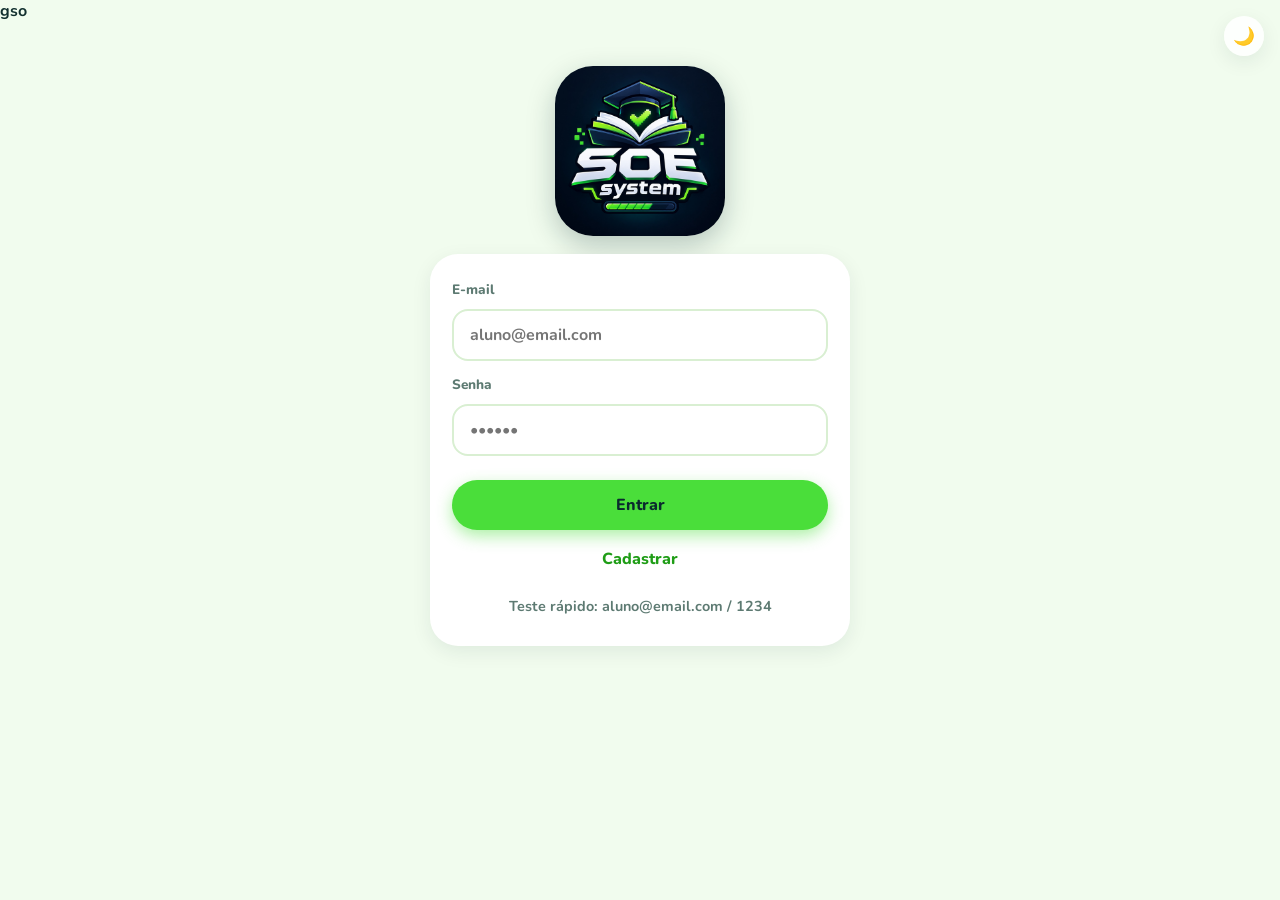
<file: SoeVerFinal/index.html>
gso<!DOCTYPE html>
<html lang="pt-BR">
<head>
<meta charset="UTF-8">
<meta name="viewport" content="width=device-width, initial-scale=1">
<title>SOE System - Login</title>
<link rel="preconnect" href="https://fonts.googleapis.com">
<link href="https://fonts.googleapis.com/css2?family=Nunito:wght@700;800&display=swap" rel="stylesheet">
<link rel="stylesheet" href="style.css">
<script src="script.js" defer></script>
</head>
<body data-p="login">
<div class="pagina">

<main class="conteudo">
<img class="logo" src="logo.png" alt="SOE System">
<form id="form-login" class="form">
<label for="login-email">E-mail</label><input type="email" id="login-email" placeholder="aluno@email.com" required>
<label for="login-senha">Senha</label><input type="password" id="login-senha" placeholder="••••••" required>
<button type="submit" class="botao">Entrar</button>
<a class="link-centro" href="cadastro.html">Cadastrar</a>
<p class="dica">Teste rápido: aluno@email.com / 1234</p>
</form>
</main>
</div>
</body>
</html>
</file>
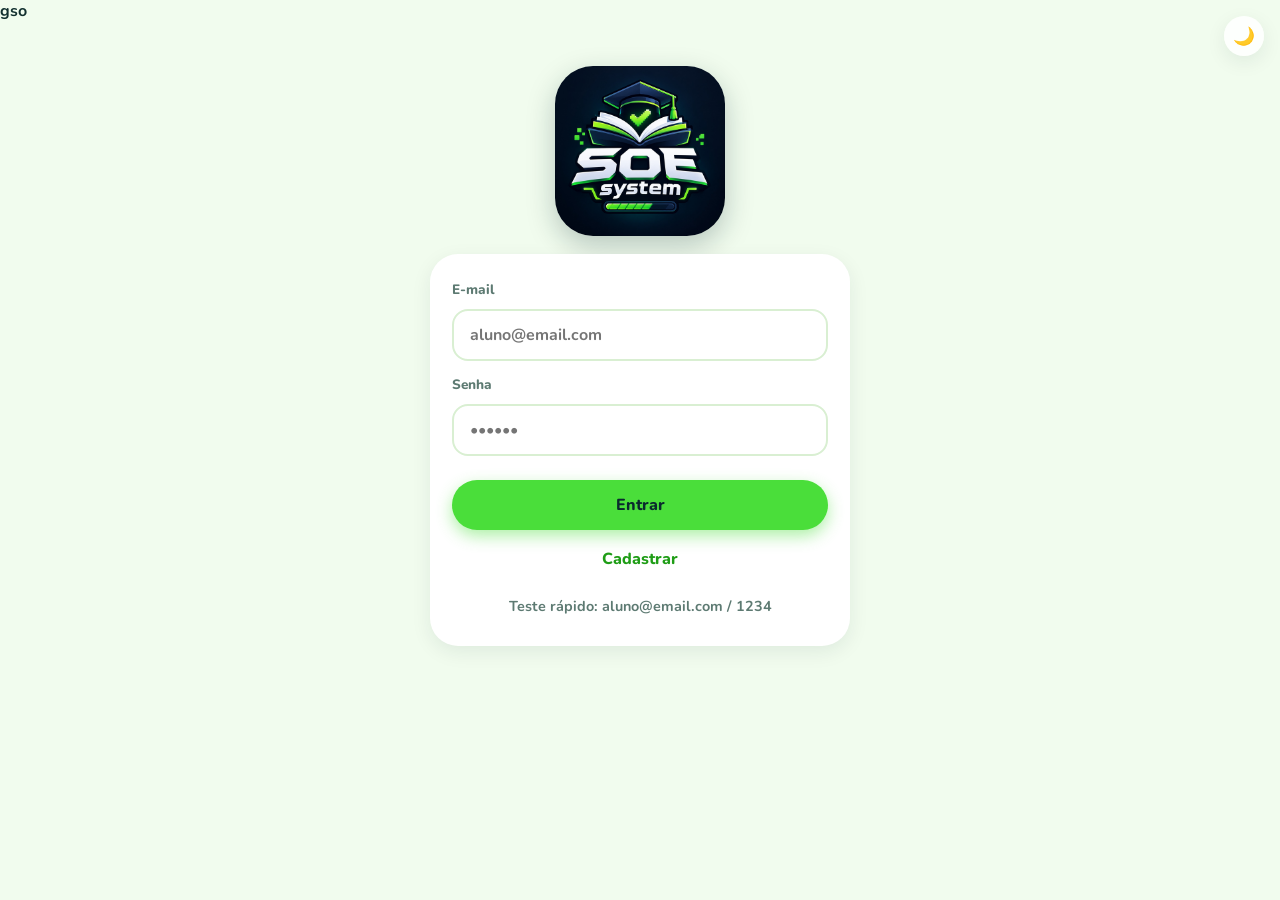
<file: SoeVerFinal/atividade.html>
<!DOCTYPE html>
<html lang="pt-BR">
<head>
<meta charset="UTF-8">
<meta name="viewport" content="width=device-width, initial-scale=1">
<title>SOE System - Nova atividade</title>
<link rel="preconnect" href="https://fonts.googleapis.com">
<link href="https://fonts.googleapis.com/css2?family=Nunito:wght@700;800&display=swap" rel="stylesheet">
<link rel="stylesheet" href="style.css">
<script src="script.js" defer></script>
</head>
<body data-p="atividade">
<div class="pagina">
<header class="barra-topo"><a class="voltar" href="menu.html" >Voltar</a><span class="mini-logo">SOE</span></header><h1 class="faixa-titulo">Nova atividade</h1>
<main class="conteudo">
<form id="form-atividade" class="form">
<label for="a-tipo">Tipo</label><select id="a-tipo"><option>Tarefa</option><option>Trabalho</option><option>Prova</option></select>
<label for="a-titulo">Título</label><input type="text" id="a-titulo" placeholder="Digite o título" required>
<label for="a-disc">Disciplina</label><select id="a-disc"></select>
<label for="a-prazo">Prazo</label><input type="date" id="a-prazo" required>
<button type="submit" class="botao pequeno">Salvar</button>
</form>
</main>
</div>
</body>
</html>
</file>
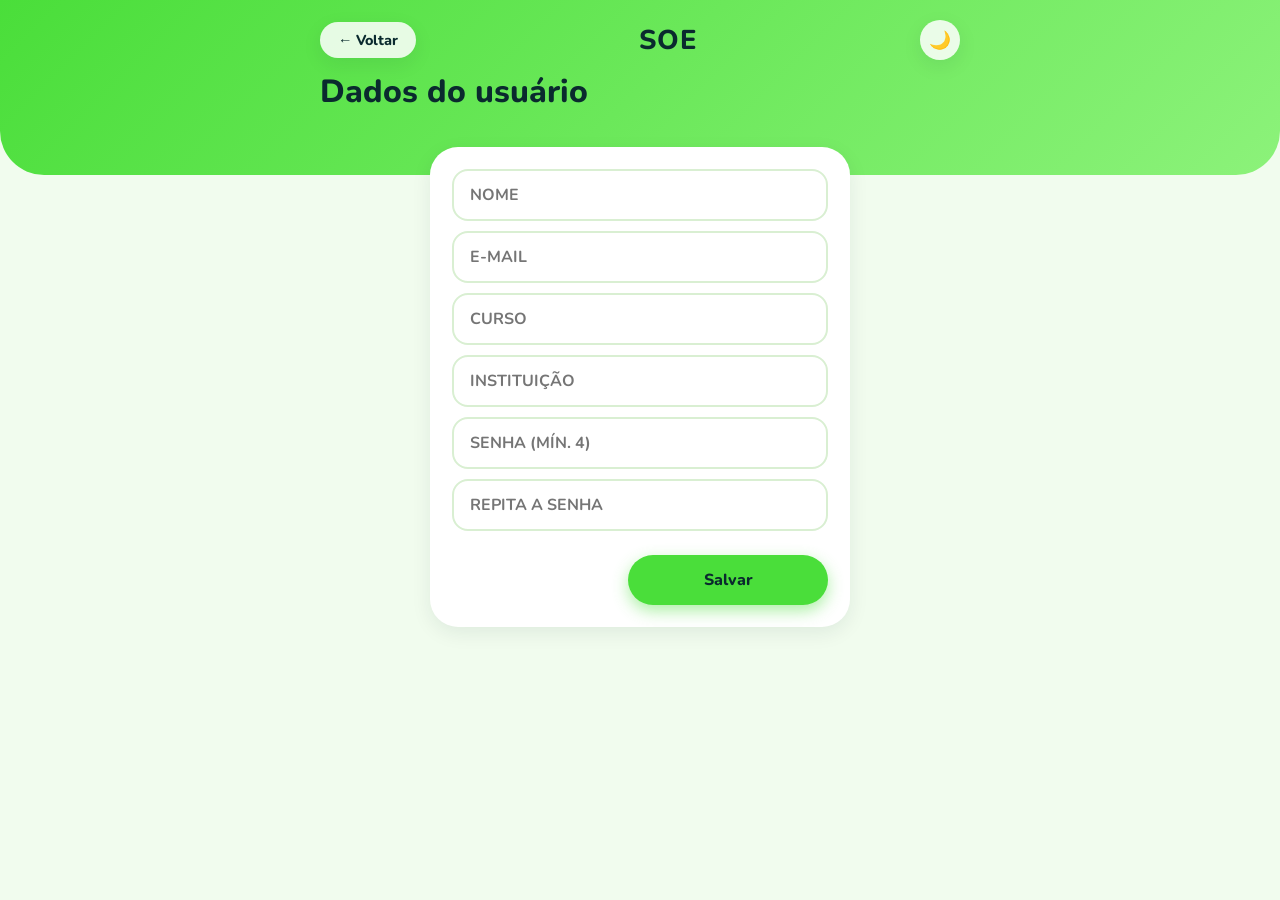
<file: SoeVerFinal/cadastro.html>
<!DOCTYPE html>
<html lang="pt-BR">
<head>
<meta charset="UTF-8">
<meta name="viewport" content="width=device-width, initial-scale=1">
<title>SOE System - Dados do usuário</title>
<link rel="preconnect" href="https://fonts.googleapis.com">
<link href="https://fonts.googleapis.com/css2?family=Nunito:wght@700;800&display=swap" rel="stylesheet">
<link rel="stylesheet" href="style.css">
<script src="script.js" defer></script>
</head>
<body data-p="cadastro">
<div class="pagina">
<header class="barra-topo"><a class="voltar" href="index.html" >Voltar</a><span class="mini-logo">SOE</span></header><h1 class="faixa-titulo">Dados do usuário</h1>
<main class="conteudo">
<form id="form-cadastro" class="form">
<p class="aviso-erro" id="aviso" hidden></p>
<input type="text" id="c-nome" placeholder="NOME" required><input type="email" id="c-email" placeholder="E-MAIL" required><input type="text" id="c-curso" placeholder="CURSO"><input type="text" id="c-inst" placeholder="INSTITUIÇÃO">
<input type="password" id="c-senha" placeholder="SENHA (MÍN. 4)" required><input type="password" id="c-senha2" placeholder="REPITA A SENHA" required>
<button type="submit" class="botao pequeno">Salvar</button>
</form>
</main>
</div>
</body>
</html>
</file>
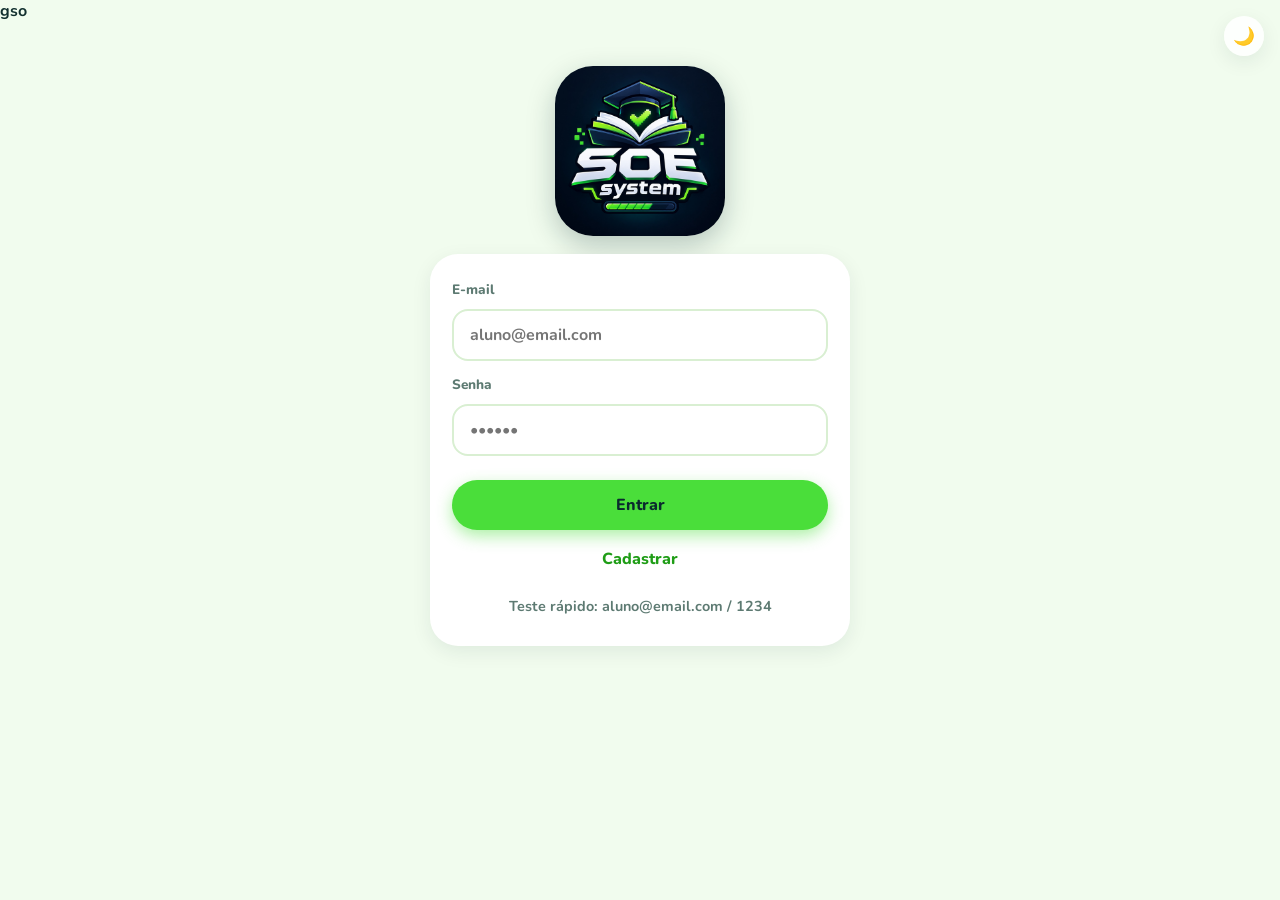
<file: SoeVerFinal/disciplinas.html>
<!DOCTYPE html>
<html lang="pt-BR">
<head>
<meta charset="UTF-8">
<meta name="viewport" content="width=device-width, initial-scale=1">
<title>SOE System - Minhas disciplinas</title>
<link rel="preconnect" href="https://fonts.googleapis.com">
<link href="https://fonts.googleapis.com/css2?family=Nunito:wght@700;800&display=swap" rel="stylesheet">
<link rel="stylesheet" href="style.css">
<script src="script.js" defer></script>
</head>
<body data-p="disciplinas">
<div class="pagina">
<header class="barra-topo"><a class="voltar" href="menu.html" >Voltar</a><span class="mini-logo">SOE</span></header><h1 class="faixa-titulo">Minhas disciplinas</h1>
<main class="conteudo">
<div id="lista"></div>
<h2 class="separa">Nova disciplina</h2>
<form id="form-disc" class="form">
<label for="d-nome">Nome</label><input type="text" id="d-nome" required>
<label for="d-cor">Cor</label><input type="color" id="d-cor" value="#4ade3a">
<label for="d-prof">Professor (opcional)</label><input type="text" id="d-prof">
<button type="submit" class="botao pequeno">+ Disciplina</button>
</form>
</main>
</div>
</body>
</html>
</file>
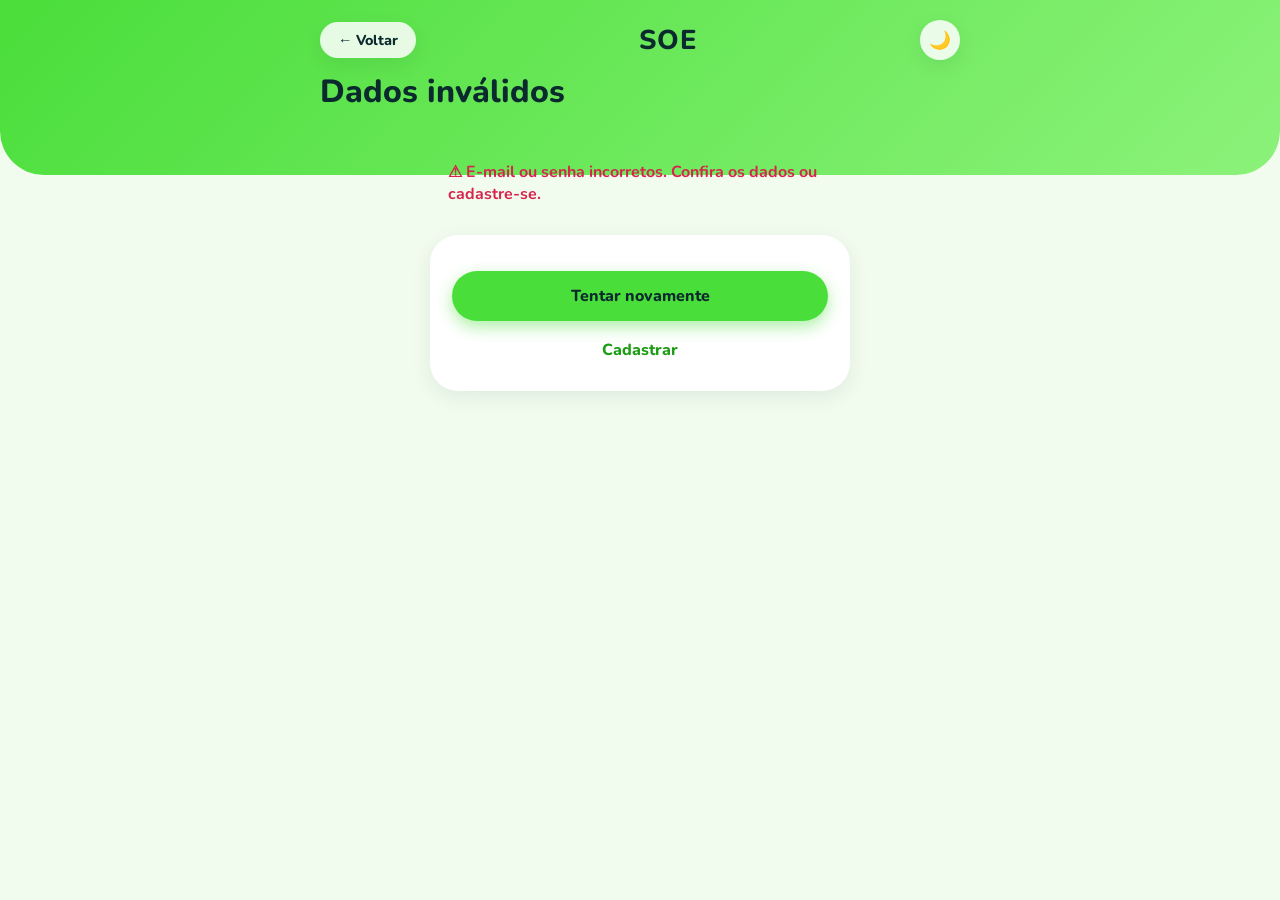
<file: SoeVerFinal/erro.html>
<!DOCTYPE html>
<html lang="pt-BR">
<head>
<meta charset="UTF-8">
<meta name="viewport" content="width=device-width, initial-scale=1">
<title>SOE System - Dados inválidos</title>
<link rel="preconnect" href="https://fonts.googleapis.com">
<link href="https://fonts.googleapis.com/css2?family=Nunito:wght@700;800&display=swap" rel="stylesheet">
<link rel="stylesheet" href="style.css">
<script src="script.js" defer></script>
</head>
<body data-p="erro">
<div class="pagina">
<header class="barra-topo"><a class="voltar" href="index.html" >Voltar</a><span class="mini-logo">SOE</span></header><h1 class="faixa-titulo">Dados inválidos</h1>
<main class="conteudo">
<p class="aviso-erro">⚠ E-mail ou senha incorretos. Confira os dados ou cadastre-se.</p>
<div class="form"><a class="botao" href="index.html">Tentar novamente</a><a class="link-centro" href="cadastro.html">Cadastrar</a></div>
</main>
</div>
</body>
</html>
</file>
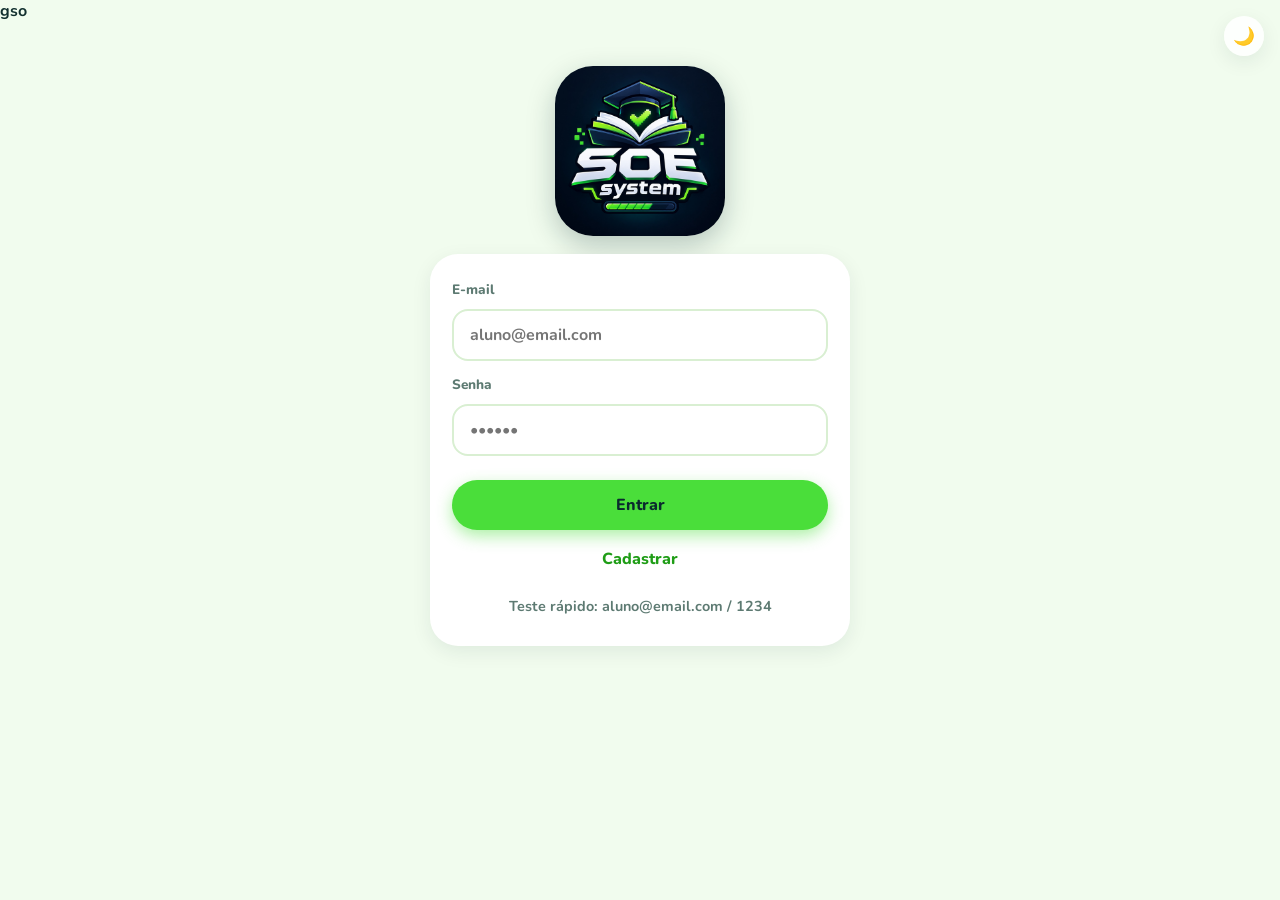
<file: SoeVerFinal/horarios.html>
<!DOCTYPE html>
<html lang="pt-BR">
<head>
<meta charset="UTF-8">
<meta name="viewport" content="width=device-width, initial-scale=1">
<title>SOE System - Horários de estudo</title>
<link rel="preconnect" href="https://fonts.googleapis.com">
<link href="https://fonts.googleapis.com/css2?family=Nunito:wght@700;800&display=swap" rel="stylesheet">
<link rel="stylesheet" href="style.css">
<script src="script.js" defer></script>
</head>
<body data-p="horarios">
<div class="pagina">
<header class="barra-topo"><a class="voltar" href="menu.html" >Voltar</a><span class="mini-logo">SOE</span></header><h1 class="faixa-titulo">Horários de estudo</h1>
<main class="conteudo">
<table class="grade" id="grade"></table>
<p class="legenda"><span class="aula">Aula</span><span class="estudo">Estudo</span><span class="prova">Prova</span></p>
<h2 class="separa">Novo bloco</h2>
<form id="form-bloco" class="form">
<label for="h-dia">Dia</label><select id="h-dia"><option value="0">Segunda</option><option value="1">Terça</option><option value="2">Quarta</option><option value="3">Quinta</option><option value="4">Sexta</option></select>
<label for="h-turno">Turno</label><select id="h-turno"><option value="0">Manhã</option><option value="1">Tarde</option><option value="2">Noite</option></select>
<label for="h-tipo">Tipo</label><select id="h-tipo"><option value="aula">Aula</option><option value="estudo">Estudo</option><option value="prova">Prova</option></select>
<label for="h-disc">Disciplina</label><select id="h-disc"></select>
<button type="submit" class="botao pequeno">+ Bloco</button>
</form>
<p class="dica">Toque num bloco da grade pra remover.</p>
</main>
</div>
</body>
</html>
</file>
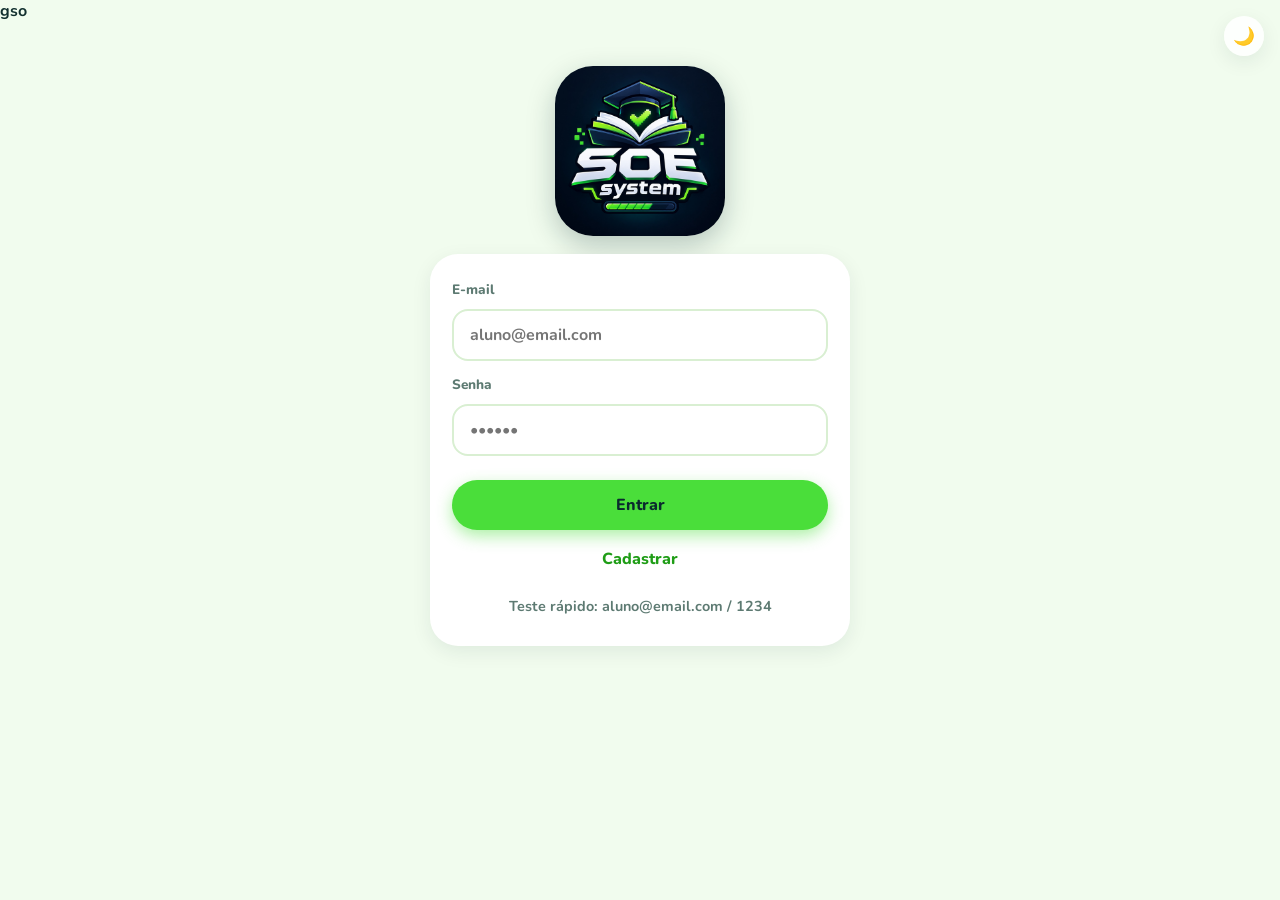
<file: SoeVerFinal/menu.html>
<!DOCTYPE html>
<html lang="pt-BR">
<head>
<meta charset="UTF-8">
<meta name="viewport" content="width=device-width, initial-scale=1">
<title>SOE System - Início</title>
<link rel="preconnect" href="https://fonts.googleapis.com">
<link href="https://fonts.googleapis.com/css2?family=Nunito:wght@700;800&display=swap" rel="stylesheet">
<link rel="stylesheet" href="style.css">
<script src="script.js" defer></script>
</head>
<body data-p="menu" class="home">
<div class="pagina">
<header class="barra-topo"><a class="voltar" href="index.html" data-sair>Sair</a><span class="mini-logo">SOE</span></header>
<h1 class="faixa-titulo" id="titulo"></h1>
<main class="conteudo">
<div class="cartao" id="resumo"></div>
<h2 class="separa">Próximas entregas <a href="tarefas.html">ver tudo</a></h2><div id="proximas"></div>
<h2 class="separa">Minhas matérias <a href="disciplinas.html">gerenciar</a></h2><div id="materias"></div>
</main>
</div>
</body>
</html>
</file>
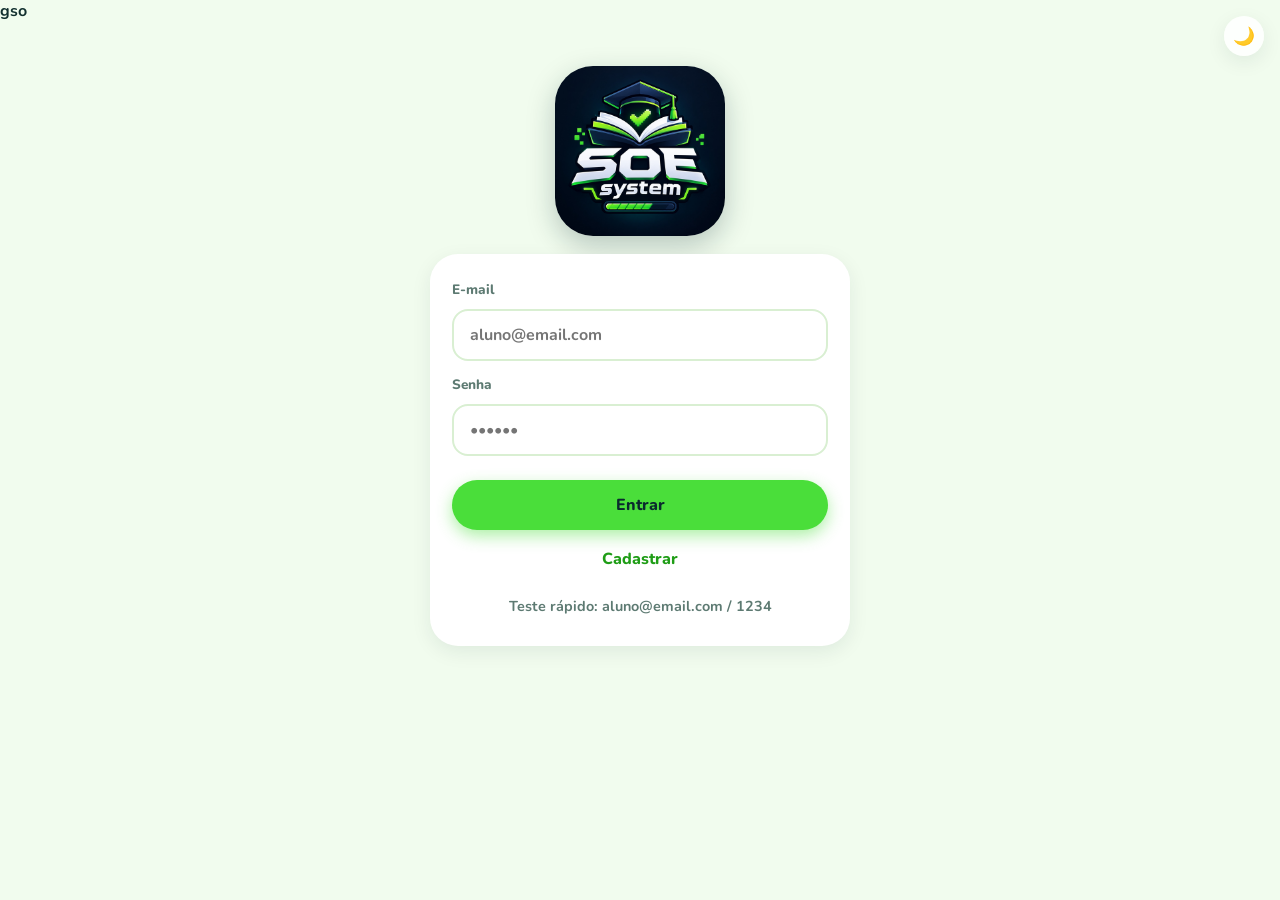
<file: SoeVerFinal/progresso.html>
<!DOCTYPE html>
<html lang="pt-BR">
<head>
<meta charset="UTF-8">
<meta name="viewport" content="width=device-width, initial-scale=1">
<title>SOE System - Progresso do período</title>
<link rel="preconnect" href="https://fonts.googleapis.com">
<link href="https://fonts.googleapis.com/css2?family=Nunito:wght@700;800&display=swap" rel="stylesheet">
<link rel="stylesheet" href="style.css">
<script src="script.js" defer></script>
</head>
<body data-p="progresso">
<div class="pagina">
<header class="barra-topo"><a class="voltar" href="menu.html" >Voltar</a><span class="mini-logo">SOE</span></header><h1 class="faixa-titulo">Progresso do período</h1>
<main class="conteudo">
<div class="numeros" id="numeros"></div>
<div class="cartao"><strong>Evolução geral</strong><div id="geral"></div></div>
<h2 class="separa">Por disciplina</h2><div id="por-disc"></div>
<h2 class="separa">Próximas entregas</h2><div id="proximas"></div>
<button type="button" class="botao" id="btn-exportar">Baixar resumo (.txt)</button>
<button type="button" class="botao" id="btn-imprimir">Imprimir / PDF</button>
</main>
</div>
</body>
</html>
</file>
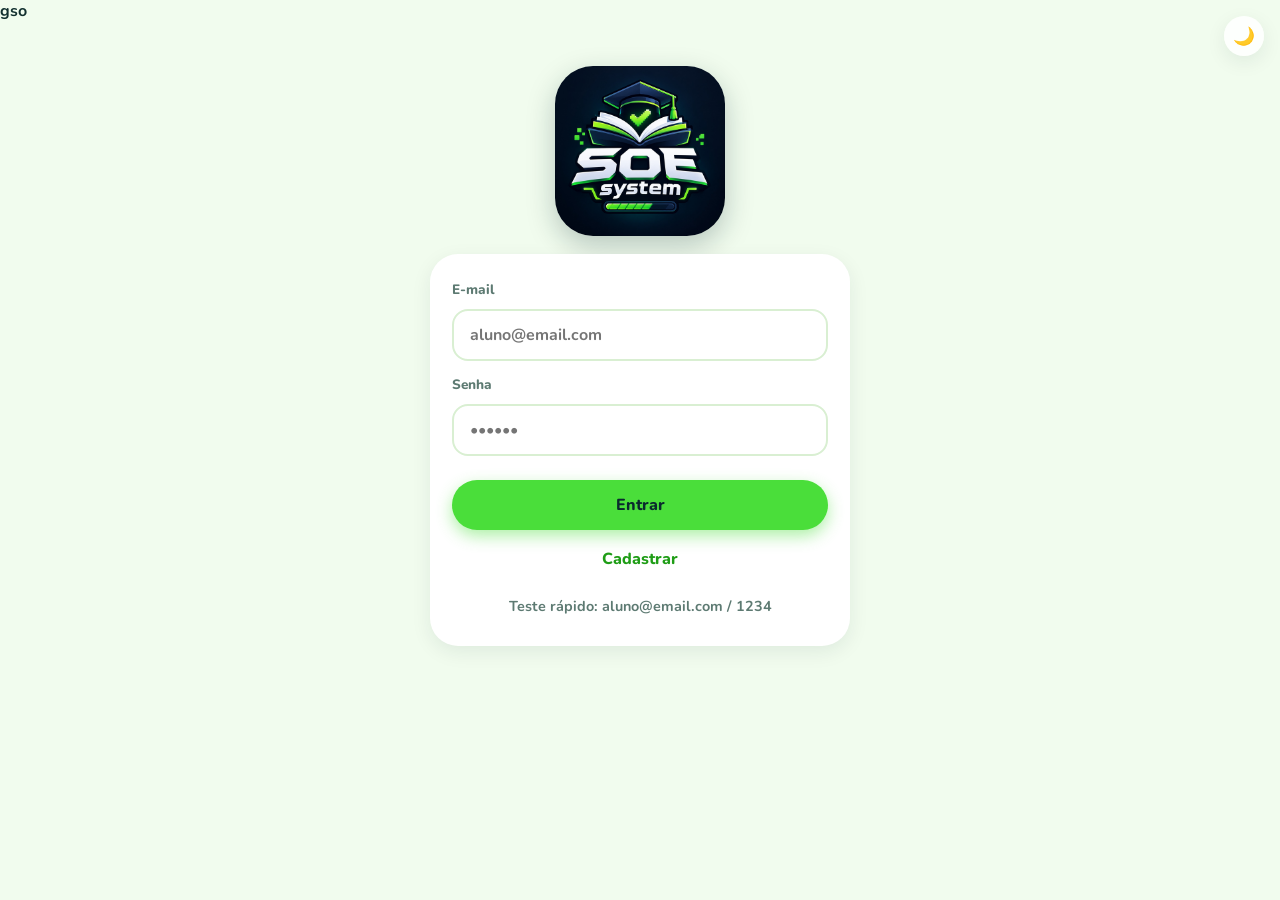
<file: SoeVerFinal/tarefas.html>
<!DOCTYPE html>
<html lang="pt-BR">
<head>
<meta charset="UTF-8">
<meta name="viewport" content="width=device-width, initial-scale=1">
<title>SOE System - Tarefas e provas</title>
<link rel="preconnect" href="https://fonts.googleapis.com">
<link href="https://fonts.googleapis.com/css2?family=Nunito:wght@700;800&display=swap" rel="stylesheet">
<link rel="stylesheet" href="style.css">
<script src="script.js" defer></script>
</head>
<body data-p="tarefas">
<div class="pagina">
<header class="barra-topo"><a class="voltar" href="menu.html" >Voltar</a><span class="mini-logo">SOE</span></header><h1 class="faixa-titulo">Tarefas e provas</h1>
<main class="conteudo">
<div class="filtros" id="filtros"><button data-f="todas" class="ativo">Todas</button><button data-f="pendentes">Pendentes</button><button data-f="feitas">Feitas</button></div>
<ul class="lista-tarefas" id="lista"></ul>
<p class="dica">Toque numa tarefa pra marcar como concluída (RF04)</p>
<a class="botao" href="atividade.html">+ Nova atividade</a>
</main>
</div>
</body>
</html>
</file>
<file: SoeVerFinal/style.css>
/* ===== SOE - tema verde fofinho (mexe nas cores aqui) ===== */
/* cores do tema claro (e escuro logo abaixo) */
:root { --destaque: #4ade3a; --verde-esc: #1f9d16; --navy: #0a2a2e; --bg: #f1fcee; --card: #fff; --campo: var(--campo); --linha: #d9efd2; --texto: #12302f; --titulo: #0a2a2e; --suave: #5d7a72; --trilho: var(--trilho); --pill: rgba(255, 255, 255, .85); --faixa: linear-gradient(135deg, #4ade3a, #8cf27a); --ativo-bg: #0a2a2e; --ativo-fg: #fff; --erro: #d6254d; --amarelo: #b36b00; --p-verde: var(--p-verde); --p-amarelo: var(--p-amarelo); --p-rosa: var(--p-rosa); --p-cinza: var(--p-cinza); --bolinha: 160, 240, 140; --bol-brilho: rgba(255, 255, 255, .85); --bol-borda: rgba(255, 255, 255, .55); --sombra: 0 6px 20px rgba(10, 42, 46, .08); }
:root[data-tema="dark"] { color-scheme: dark; --verde-esc: #6df05a; --bg: #08171a; --card: #12292c; --campo: #0d2023; --linha: #1f3f43; --texto: #e6f5ec; --titulo: #f2fff4; --suave: #93b3a8; --trilho: #1f3f43; --pill: rgba(18, 41, 44, .9); --faixa: linear-gradient(135deg, #14601a, #1f8f2a); --ativo-bg: #4ade3a; --ativo-fg: #0a2a2e; --erro: #ff7a93; --amarelo: #ffc15e; --p-verde: rgba(74, 222, 58, .18); --p-amarelo: rgba(255, 176, 46, .18); --p-rosa: rgba(255, 92, 122, .2); --p-cinza: rgba(255, 255, 255, .1); --bolinha: 74, 222, 58; --bol-brilho: rgba(255, 255, 255, .22); --bol-borda: rgba(74, 222, 58, .35); --sombra: 0 6px 20px rgba(0, 0, 0, .35); }
* { box-sizing: border-box; margin: 0; padding: 0; }
body { position: relative; min-height: 100vh; font-family: "Nunito", "Segoe UI", sans-serif; font-weight: 700; color: var(--texto); background: var(--bg); }
/* faixa verde do topo + bolinhas decorativas */
body::before { content: ""; position: absolute; top: 0; left: 0; right: 0; height: 175px; background: var(--faixa); border-radius: 0 0 44px 44px; z-index: -1; }
body.home::before { height: 250px; }
body[data-p="login"]::before { display: none; }
h1, h2 { font-weight: 800; }
.pagina { max-width: 960px; margin: 0 auto; padding: 20px 20px 120px; }
.conteudo { max-width: 640px; margin: 0 auto; }

/* ===== TOPO ===== */
.barra-topo { display: flex; justify-content: space-between; align-items: center; max-width: 640px; margin: 0 auto 14px; }
.voltar { padding: 8px 18px; font-size: .9rem; font-weight: 800; text-decoration: none; color: var(--titulo); background: var(--pill); border-radius: 99px; box-shadow: var(--sombra); }
.voltar::before { content: "← "; }
.voltar[data-sair]::before { content: ""; }
.mini-logo { font-size: 1.7rem; font-weight: 800; letter-spacing: 1px; color: var(--titulo); }
.faixa-titulo { max-width: 640px; margin: 0 auto 38px; font-size: 2rem; line-height: 1.1; color: var(--titulo); }
.separa { margin: 26px 0 12px; font-size: 1.2rem; color: var(--titulo); }

/* ===== LOGIN ===== */
.logo { display: block; width: 170px; height: auto; margin: 24px auto 18px; border-radius: 38px; box-shadow: 0 10px 28px rgba(10, 42, 46, .25); }

/* ===== FORMULÁRIOS ===== */
.form { display: flex; flex-direction: column; gap: 10px; max-width: 420px; margin: 0 auto; padding: 22px; background: var(--card); border-radius: 28px; box-shadow: var(--sombra); }
label { margin-top: 4px; font-size: .85rem; font-weight: 800; color: var(--suave); }
input, select { padding: 13px 16px; font: inherit; color: var(--texto); background: var(--campo); border: 2px solid var(--linha); border-radius: 16px; }
input[type="color"] { height: 50px; padding: 4px; }
input:focus, select:focus { outline: none; border-color: var(--destaque); background: var(--card); }
.botao:focus-visible, .voltar:focus-visible, .link-centro:focus-visible, .abas a:focus-visible, .atalho:focus-visible, .filtros button:focus-visible { outline: 3px solid var(--titulo); outline-offset: 3px; }

/* ===== BOTÕES ===== */
.botao { display: block; width: 100%; margin-top: 14px; padding: 14px; font: inherit; font-size: 1rem; font-weight: 800; text-align: center; text-decoration: none; color: var(--navy); background: var(--destaque); border: none; border-radius: 99px; box-shadow: 0 6px 16px rgba(74, 222, 58, .45); cursor: pointer; transition: transform .15s; }
.botao:hover { transform: translateY(-2px); }
.botao:active { transform: translateY(1px); }
.botao + .botao { background: var(--card); border: 2px solid var(--destaque); box-shadow: none; }
.botao.pequeno { width: auto; min-width: 200px; align-self: flex-end; }
.link-centro { padding: 8px; text-align: center; font-weight: 800; color: var(--verde-esc); text-decoration: none; }
.link-centro:hover { text-decoration: underline; }
.aviso-erro { max-width: 420px; margin: 0 auto 16px; padding: 14px 18px; color: var(--erro); background: var(--p-rosa); border-radius: 20px; }
[hidden] { display: none !important; }

/* ===== CARTÕES E BARRAS ===== */
.cartao { margin-bottom: 12px; padding: 16px 20px; font-size: 1.05rem; background: var(--card); border-left: 8px solid transparent; border-radius: 24px; box-shadow: var(--sombra); }
.cartao small, .lista-tarefas small { display: block; font-size: .8rem; font-weight: 700; color: var(--suave); }
.cartao .topo, .acoes { display: flex; justify-content: space-between; align-items: center; gap: 10px; }
.grande-n { font-size: 3rem; font-weight: 800; line-height: 1; color: var(--verde-esc); }
.barra { height: 12px; margin-top: 10px; background: var(--trilho); border-radius: 99px; overflow: hidden; }
.barra-cheia { width: 0; height: 100%; background: var(--destaque); border-radius: 99px; transition: width .4s; }
.x { padding: 2px 10px; font: inherit; font-weight: 800; color: var(--suave); background: var(--campo); border: 2px solid var(--linha); border-radius: 99px; cursor: pointer; }
.x:hover { color: var(--erro); background: var(--p-rosa); border-color: var(--erro); }

/* ===== ATALHOS (home) ===== */
.atalhos { display: flex; gap: 16px; padding: 4px 2px 14px; overflow-x: auto; scrollbar-width: none; }
.atalho { flex: 0 0 auto; width: 74px; font-size: .78rem; font-weight: 800; text-align: center; text-decoration: none; color: var(--navy); }
.atalho span { display: grid; place-items: center; width: 64px; height: 64px; margin: 0 auto 6px; font-size: 1.6rem; background: var(--card); border-radius: 50%; box-shadow: var(--sombra); transition: transform .15s; }
.atalho:hover span { transform: scale(1.1); }

/* ===== TAREFAS ===== */
.lista-tarefas { list-style: none; }
.lista-tarefas li { display: flex; justify-content: space-between; align-items: center; margin-bottom: 12px; padding: 14px 20px; font-size: 1.05rem; background: var(--card); border-radius: 24px; box-shadow: var(--sombra); cursor: pointer; transition: transform .15s; }
.lista-tarefas li:hover { transform: translateY(-2px); }
.lista-tarefas li[data-status="feito"] { opacity: .6; }
.lista-tarefas li[data-status="feito"] span { text-decoration: line-through; }
.selo { padding: 3px 12px; font-size: .75rem; font-style: normal; font-weight: 800; border-radius: 99px; }
.selo.urgente { color: var(--erro); background: var(--p-rosa); }
.selo.medio { color: var(--amarelo); background: var(--card)1d6; }
.selo.longe { color: var(--verde-esc); background: var(--p-verde); }
.selo.feito { color: var(--suave); background: var(--p-cinza); }
.dica { margin: 8px 0; font-size: .9rem; text-align: center; color: var(--suave); }
.vazio { padding: 18px; text-align: center; color: var(--suave); }
.filtros { display: flex; gap: 8px; margin-bottom: 16px; }
.filtros button { flex: 1; padding: 9px; font: inherit; font-size: .9rem; font-weight: 800; color: var(--titulo); background: var(--pill); border: none; border-radius: 99px; box-shadow: var(--sombra); cursor: pointer; }
.filtros button.ativo { background: var(--ativo-bg); color: var(--ativo-fg); }

/* ===== GRADE DE HORÁRIOS ===== */
.grade { width: 100%; border-collapse: separate; border-spacing: 5px; text-align: center; }
.grade th { color: var(--suave); font-weight: 800; }
.grade td { height: 52px; font-size: .8rem; font-weight: 800; background: var(--card); border-radius: 16px; }
.grade td[data-d] { cursor: pointer; }
.grade td.aula, .legenda .aula { color: var(--verde-esc); background: var(--p-verde); }
.grade td.estudo, .legenda .estudo { color: var(--amarelo); background: var(--card)1d6; }
.grade td.prova, .legenda .prova { color: var(--erro); background: var(--p-rosa); }
.legenda { display: flex; gap: 10px; margin: 12px 0; }
.legenda span { padding: 3px 16px; font-size: .85rem; font-weight: 800; border-radius: 99px; }

/* ===== PROGRESSO ===== */
.numeros { display: grid; grid-template-columns: repeat(4, 1fr); gap: 10px; margin-bottom: 16px; }
.numeros div { padding: 14px 6px; text-align: center; font-size: .8rem; color: var(--suave); background: var(--card); border-radius: 22px; box-shadow: var(--sombra); }
.numeros b { display: block; font-size: 2.2rem; font-weight: 800; color: var(--titulo); }
.numeros div:first-child b { color: var(--verde-esc); }

/* ===== BARRA DE ABAS (criada pelo JS) ===== */
.abas { position: fixed; bottom: 14px; left: 50%; z-index: 10; display: flex; justify-content: space-around; width: min(92%, 520px); padding: 8px; transform: translateX(-50%); background: var(--card); border-radius: 30px; box-shadow: 0 8px 28px rgba(10, 42, 46, .18); }
.abas a { display: flex; flex-direction: column; align-items: center; padding: 6px 12px; font-size: .68rem; font-weight: 800; text-decoration: none; color: var(--suave); border-radius: 22px; }
.abas a span { font-size: 1.3rem; }
.abas a.on { color: var(--titulo); background: var(--p-verde); }

@media (max-width: 600px) { .faixa-titulo { font-size: 1.7rem; } .numeros { grid-template-columns: 1fr 1fr; } }
@media (prefers-reduced-motion: reduce) { * { transition: none !important; } }
@media print { .abas, .botao, .voltar { display: none; } body::before, .bolhas { display: none; } }

/* ===== BOLINHAS DE REFRI (criadas pelo JS) ===== */
.bolhas { position: fixed; inset: 0; z-index: -1; overflow: hidden; pointer-events: none; }
.bolha { position: absolute; bottom: -80px; border-radius: 50%; background: radial-gradient(circle at 30% 30%, var(--bol-brilho), rgba(var(--bolinha), .3) 55%, rgba(var(--bolinha), .12)); border: 1px solid var(--bol-borda); animation: subir linear infinite; }
@keyframes subir {
  0% { transform: translate3d(0, 0, 0) scale(.6); opacity: 0; }
  10% { opacity: .9; }
  50% { transform: translate3d(var(--bal), -55vh, 0) scale(1); }
  90% { opacity: .7; }
  100% { transform: translate3d(calc(var(--bal) * -1), -115vh, 0) scale(1.1); opacity: 0; }
}
@media (prefers-reduced-motion: reduce) { .bolha { animation: none; bottom: var(--y); opacity: .6; } }

/* ===== TOPO: tema + sair ===== */
.topo-grupo { display: flex; gap: 8px; }
.topo-grupo.fixo { position: fixed; top: 16px; right: 16px; z-index: 20; }
.icone { display: grid; place-items: center; width: 40px; height: 40px; font-size: 1.1rem; text-decoration: none; color: var(--titulo); background: var(--pill); border: none; border-radius: 50%; box-shadow: var(--sombra); cursor: pointer; }
.icone:focus-visible { outline: 3px solid var(--titulo); outline-offset: 3px; }
body.interna .voltar { display: none; }
.separa a { margin-left: 8px; font-size: .8rem; font-weight: 800; color: var(--verde-esc); text-decoration: none; }
.separa a:hover { text-decoration: underline; }

/* ===== ABAS: botão + central em destaque ===== */
.abas a.fab { position: relative; top: -20px; padding: 0 6px; color: var(--titulo); background: none; }
.abas a.fab span { display: grid; place-items: center; width: 58px; height: 58px; margin-bottom: 2px; font-size: 1.6rem; background: var(--destaque); border-radius: 50%; box-shadow: 0 6px 16px rgba(74, 222, 58, .5); }
.abas a.fab.on span { outline: 3px solid var(--titulo); outline-offset: 2px; }
</file>
